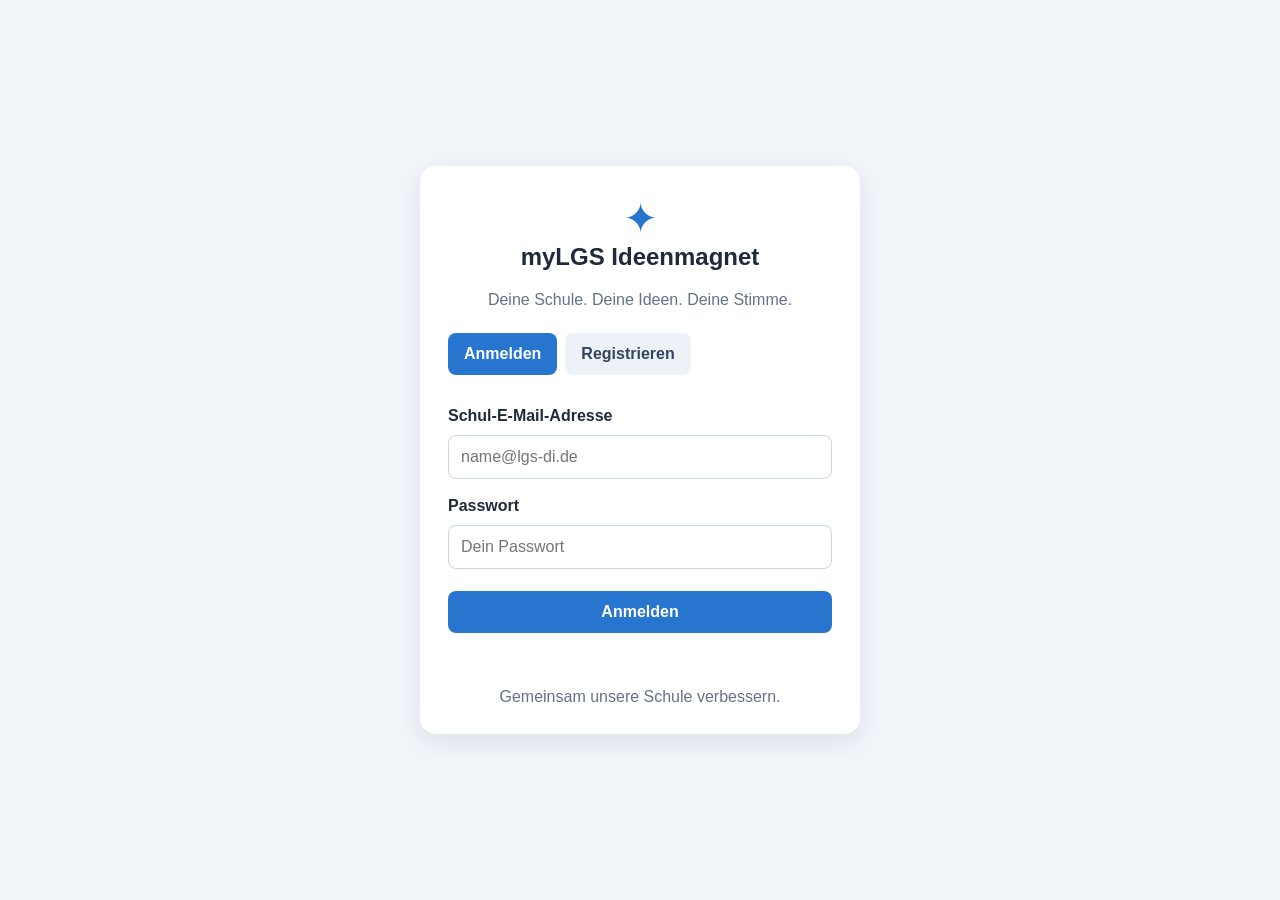
<file: index.html>
<!DOCTYPE html>
<html lang="de">
<head>
    <meta charset="UTF-8">
    <meta name="viewport" content="width=device-width, initial-scale=1.0">

    <title>myLGS Ideenmagnet</title>

    <link rel="stylesheet" href="CSS/style.css">
    <script src="JS/script.js" defer></script>
</head>

<body>

    <main class="login-container">

        <section class="card">

            <div class="logo">✦</div>

            <h1>myLGS Ideenmagnet</h1>

            <p class="subtitle">
                Deine Schule. Deine Ideen. Deine Stimme.
            </p>


            <!-- TABS -->

            <div class="tabs">

                <button
                    type="button"
                    class="tab active"
                    data-tab="login">
                    Anmelden
                </button>

                <button
                    type="button"
                    class="tab"
                    data-tab="register">
                    Registrieren
                </button>

            </div>


            <!-- ANMELDUNG -->

            <form id="login-form" class="auth-form">

                <label for="login-email">
                    Schul-E-Mail-Adresse
                </label>

                <input
                    id="login-email"
                    name="email"
                    type="email"
                    placeholder="name@lgs-di.de"
                    autocomplete="username"
                    required
                >


                <label for="login-password">
                    Passwort
                </label>

                <input
                    id="login-password"
                    name="password"
                    type="password"
                    placeholder="Dein Passwort"
                    autocomplete="current-password"
                    required
                >


                <button type="submit">
                    Anmelden
                </button>

            </form>


            <!-- REGISTRIERUNG -->

            <form id="register-form" class="auth-form hidden">

                <label for="register-email">
                    Schul-E-Mail-Adresse
                </label>

                <input
                    id="register-email"
                    name="email"
                    type="email"
                    placeholder="name@lgs-di.de"
                    autocomplete="email"
                    required
                >


                <label for="nickname">
                    Nickname
                </label>

                <input
                    id="nickname"
                    name="nickname"
                    type="text"
                    minlength="2"
                    maxlength="30"
                    placeholder="Dein Nickname"
                    autocomplete="nickname"
                    required
                >


                <label for="register-password">
                    Passwort
                </label>

                <input
                    id="register-password"
                    name="password"
                    type="password"
                    minlength="8"
                    placeholder="Mindestens 8 Zeichen"
                    autocomplete="new-password"
                    required
                >


                <label for="confirm-password">
                    Passwort wiederholen
                </label>

                <input
                    id="confirm-password"
                    name="confirm_password"
                    type="password"
                    minlength="8"
                    placeholder="Passwort erneut eingeben"
                    autocomplete="new-password"
                    required
                >


                <button type="submit">
                    Konto erstellen
                </button>

                <p class="footer-text">
                    Nach der Registrierung erhältst du
                    eine E-Mail zur Bestätigung deiner Adresse.
                </p>

            </form>


            <!-- NACHRICHTEN -->

            <p
                id="message"
                class="message"
                aria-live="polite">
            </p>


            <p class="footer-text">
                Gemeinsam unsere Schule verbessern.
            </p>

        </section>

    </main>

</body>
</html>
</file>
<file: CSS/style.css>
* {
    box-sizing: border-box;
}

body {
    margin: 0;
    background: #f2f5fa;
    color: #202a3a;
    font-family: Arial, sans-serif;
}

.login-container {
    min-height: 100vh;
    display: grid;
    place-items: center;
    padding: 24px;
}

.card {
    background: white;
    border-radius: 16px;
    padding: 28px;
    box-shadow: 0 8px 28px #1b31521a;
}

.login-container .card {
    width: min(100%, 440px);
}

.logo {
    color: #2875d0;
    font-size: 42px;
    text-align: center;
}

h1, h2 {
    margin-top: 0;
}

.login-container h1,
.subtitle {
    text-align: center;
}

.subtitle,
.footer-text {
    color: #657187;
}

.tabs {
    display: flex;
    gap: 8px;
    margin: 24px 0;
}

.tabs .tab {
    background: #edf2f8;
    color: #35445a;
}

.tabs .tab.active {
    background: #2875d0;
    color: white;
}

form {
    display: grid;
    gap: 10px;
}

label {
    font-weight: bold;
    margin-top: 8px;
}

input, textarea, select {
    width: 100%;
    border: 1px solid #ccd5e2;
    border-radius: 8px;
    padding: 12px;
    font: inherit;
    background: white;
}

button {
    border: 0;
    border-radius: 8px;
    padding: 12px 16px;
    background: #2875d0;
    color: white;
    font: inherit;
    font-weight: bold;
    cursor: pointer;
}

form button {
    margin-top: 12px;
}

button:hover {
    background: #1e5fae;
}

button:disabled {
    cursor: not-allowed;
    background: #8a98a9;
}

.secondary-button,
.small-button {
    background: #53657a;
}

.hidden {
    display: none !important;
}

.message {
    min-height: 1.4em;
    color: #247342;
}

.message.error {
    color: #b3261e;
}

.footer-text {
    text-align: center;
    margin-bottom: 0;
}

.topbar {
    display: flex;
    justify-content: space-between;
    align-items: center;
    padding: 16px max(20px, calc((100% - 1000px) / 2));
    background: white;
    box-shadow: 0 2px 10px #1b315214;
}

.brand {
    color: #2875d0;
    font-weight: bold;
    text-decoration: none;
    font-size: 20px;
}

.content {
    width: min(100% - 32px, 1000px);
    margin: 32px auto;
}

.welcome {
    margin-bottom: 24px;
}

.ideas-section {
    margin-top: 32px;
}

.list-heading,
.filters {
    display: flex;
    align-items: center;
    justify-content: space-between;
    gap: 12px;
    flex-wrap: wrap;
}

.filters select {
    width: auto;
}

.ideas-list {
    display: grid;
    gap: 16px;
    margin-top: 16px;
}

.idea-card {
    background: white;
    border-radius: 12px;
    padding: 20px;
    box-shadow: 0 4px 16px #1b315214;
}

.idea-card h3 {
    margin-top: 0;
}

.idea-details {
    color: #657187;
    font-size: 0.9rem;
}

.small-button {
    margin: 6px 6px 0 0;
}

@media (max-width: 600px) {
    .card {
        padding: 20px;
    }

    .topbar {
        padding: 12px 16px;
    }

    .list-heading {
        align-items: flex-start;
        flex-direction: column;
    }

    .filters {
        width: 100%;
        align-items: stretch;
    }

    .filters select {
        width: 100%;
    }
}
</file>
